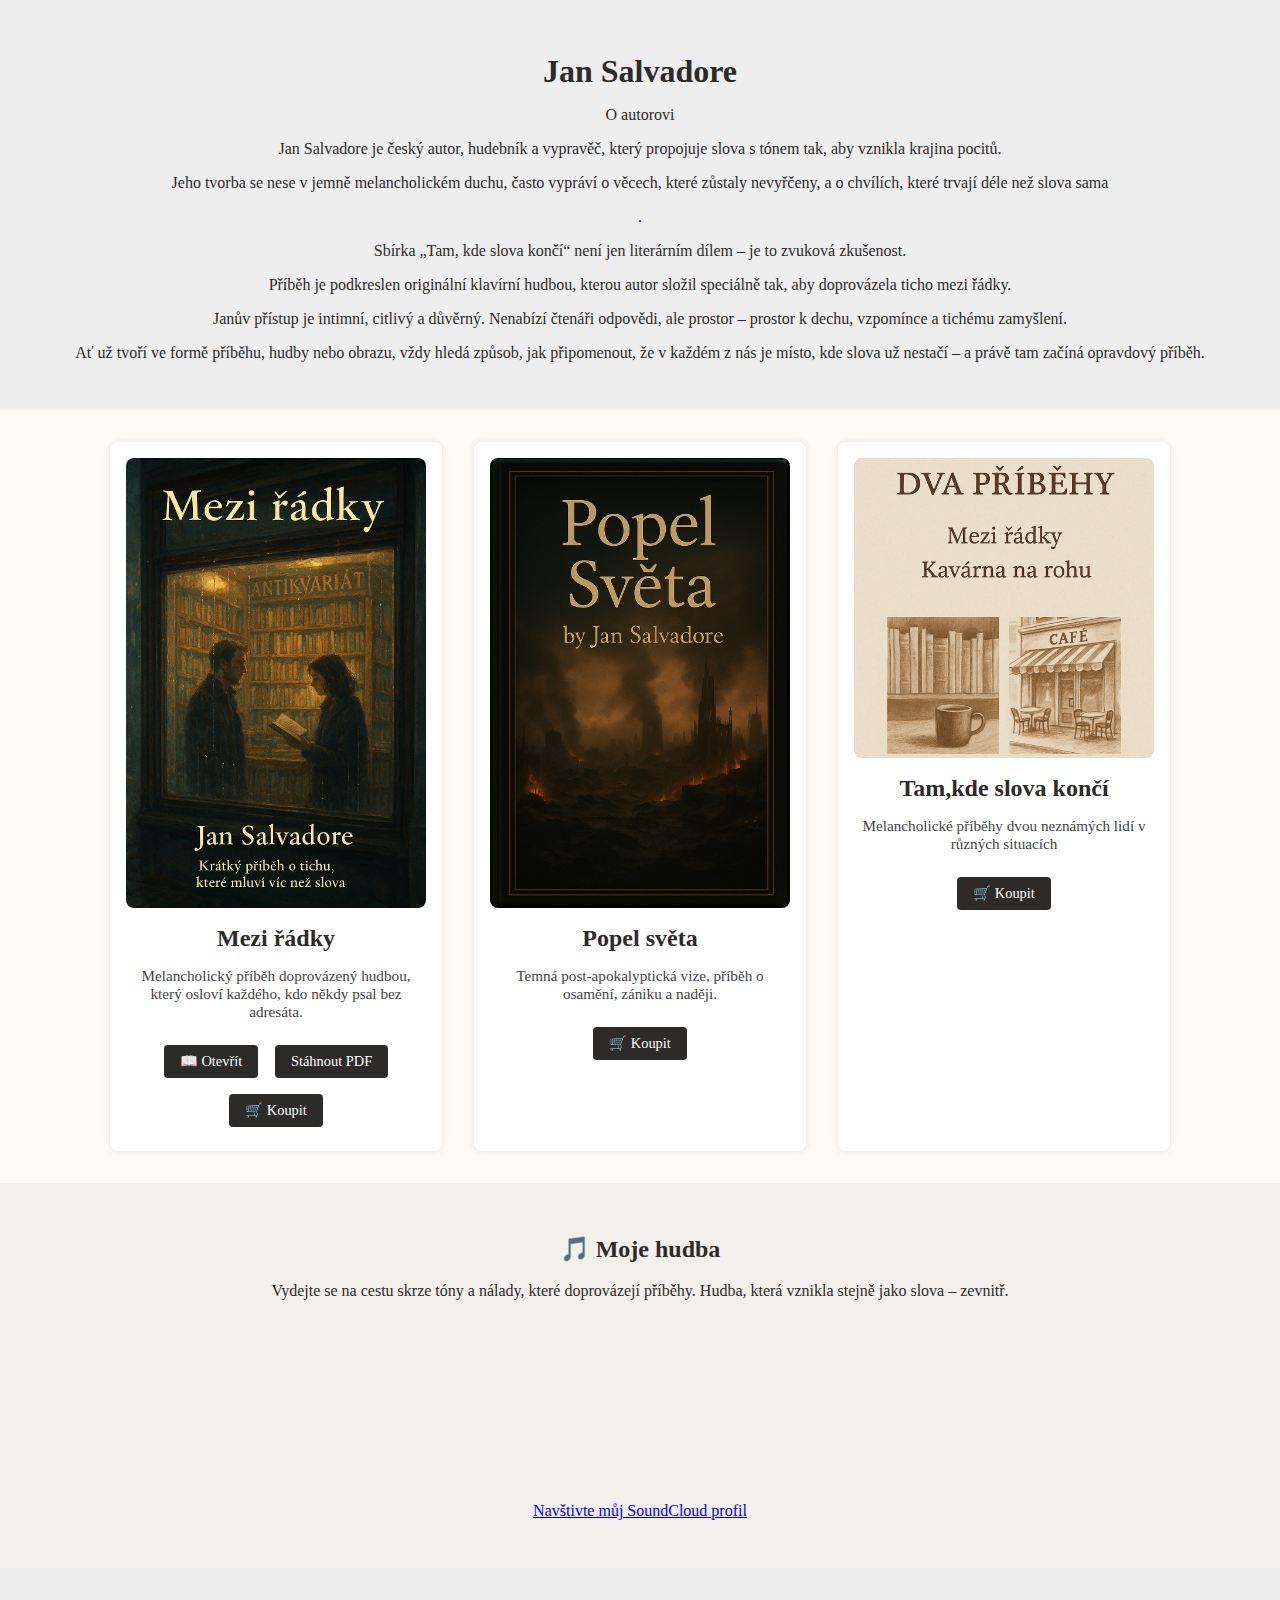
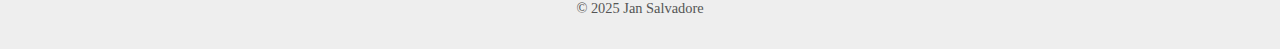
<file: index.html>
<!DOCTYPE html>
<html lang="cs">
<head>
  <meta charset="UTF-8">
  <title>Jan Salvadore – Autor hudby a příběhů</title>
  <meta name="viewport" content="width=device-width, initial-scale=1.0">
  <style>
    body {
      font-family: Georgia, serif;
      background: #fdfaf8;
      color: #2c2b2a;
      margin: 0;
      padding: 0;
    }
    header {
      text-align: center;
      padding: 2rem;
      background: #eee;
    }
    header h1 {
      margin-bottom: 0.5rem;
    }
    .book-list {
      display: flex;
      flex-wrap: wrap;
      justify-content: center;
      gap: 2rem;
      padding: 2rem;
    }
    .book-list div {
      max-width: 300px;
      text-align: center;
      background: #fff;
      padding: 1rem;
      border-radius: 8px;
      box-shadow: 0 0 8px rgba(0,0,0,0.1);
    }
    .book-list img {
      width: 100%;
      border-radius: 8px;
    }
    .book-list h2 {
      margin: 0.8rem 0 0.4rem;
    }
    .book-list p {
      font-size: 0.95rem;
      color: #444;
    }
    .book-list a {
      display: inline-block;
      margin: 0.5rem 0.4rem;
      padding: 0.5rem 1rem;
      text-decoration: none;
      background: #2c2b2a;
      color: #fff;
      border-radius: 4px;
      font-size: 0.9rem;
    }
    footer {
      text-align: center;
      padding: 2rem;
      font-size: 0.9rem;
      color: #555;
      background: #eee;
    }
  </style>
</head>
<body>
  <header>
    <h1>Jan Salvadore</h1>
    <p>O autorovi</p>

    <p>Jan Salvadore je český autor, hudebník a vypravěč, který propojuje slova s tónem tak, aby vznikla krajina pocitů.<p/>
    <p>Jeho tvorba se nese v jemně melancholickém duchu, často vypráví o věcech, které zůstaly nevyřčeny, a o chvílích, které trvají déle než slova sama <p/>.
    <p>Sbírka „Tam, kde slova končí“ není jen literárním dílem – je to zvuková zkušenost.<p/>
    <p>Příběh je podkreslen originální klavírní hudbou, kterou autor složil speciálně tak, aby doprovázela ticho mezi řádky.<p/>
    <p>Janův přístup je intimní, citlivý a důvěrný. Nenabízí čtenáři odpovědi, ale prostor – prostor k dechu, vzpomínce a tichému zamyšlení.<p/>
    <p>Ať už tvoří ve formě příběhu, hudby nebo obrazu, vždy hledá způsob, jak připomenout, že v každém z nás je místo, kde slova už nestačí – a právě tam začíná opravdový příběh.</p>
  </header>

  <section class="book-list">
    <div>
      <img src="Mezi_radky.png" alt="Mezi řádky">
      <h2>Mezi řádky</h2>
      <p>Melancholický příběh doprovázený hudbou, který osloví každého, kdo někdy psal bez adresáta.</p>
      <a href="index_mezi_radky.html">📖 Otevřít</a>
      <a href="pdf/Mezi_radky.pdf">    Stáhnout PDF </a>
      <a href="https://gumroad.com/products/wwlsek" target="_blank">🛒 Koupit</a>
    </div>

    <div>
      <img src="Popel_sveta.png" alt="Popel světa">
      <h2>Popel světa</h2>
      <p>Temná post-apokalyptická vize, příběh o osamění, zániku a naději.</p>
      <a href="https://gumroad.com/products/yxjyua">🛒 Koupit</a>
    </div>

    <div>
      <img src="Dva_pribehy.png" alt="Tam,kde končí slova">
      <h2>Tam,kde slova končí</h2>
      <p>Melancholické příběhy dvou neznámých lidí v různých situacích</p>
      <a href="https://gumroad.com/products/fqwbmt">🛒 Koupit</a>
    </div>
  </section>

  <section style="padding: 2rem; background: #f3efec; text-align: center;">
  <h2>🎵 Moje hudba</h2>
  <p>Vydejte se na cestu skrze tóny a nálady, které doprovázejí příběhy. Hudba, která vznikla stejně jako slova – zevnitř.</p>
  <iframe width="100%" height="166" scrolling="no" frameborder="no"
    allow="autoplay"
    src="https://w.soundcloud.com/player/?url=https%3A//soundcloud.com/jan-plech&color=%23333333&auto_play=false&hide_related=false&show_comments=true&show_user=true&show_reposts=false&show_teaser=true">
  </iframe>
  <p><a href="https://soundcloud.com/jan-plech" target="_blank">Navštivte můj SoundCloud profil</a></p>
</section>

  <footer>
    © 2025 Jan Salvadore
  </footer>
</body>
</html>
</file>
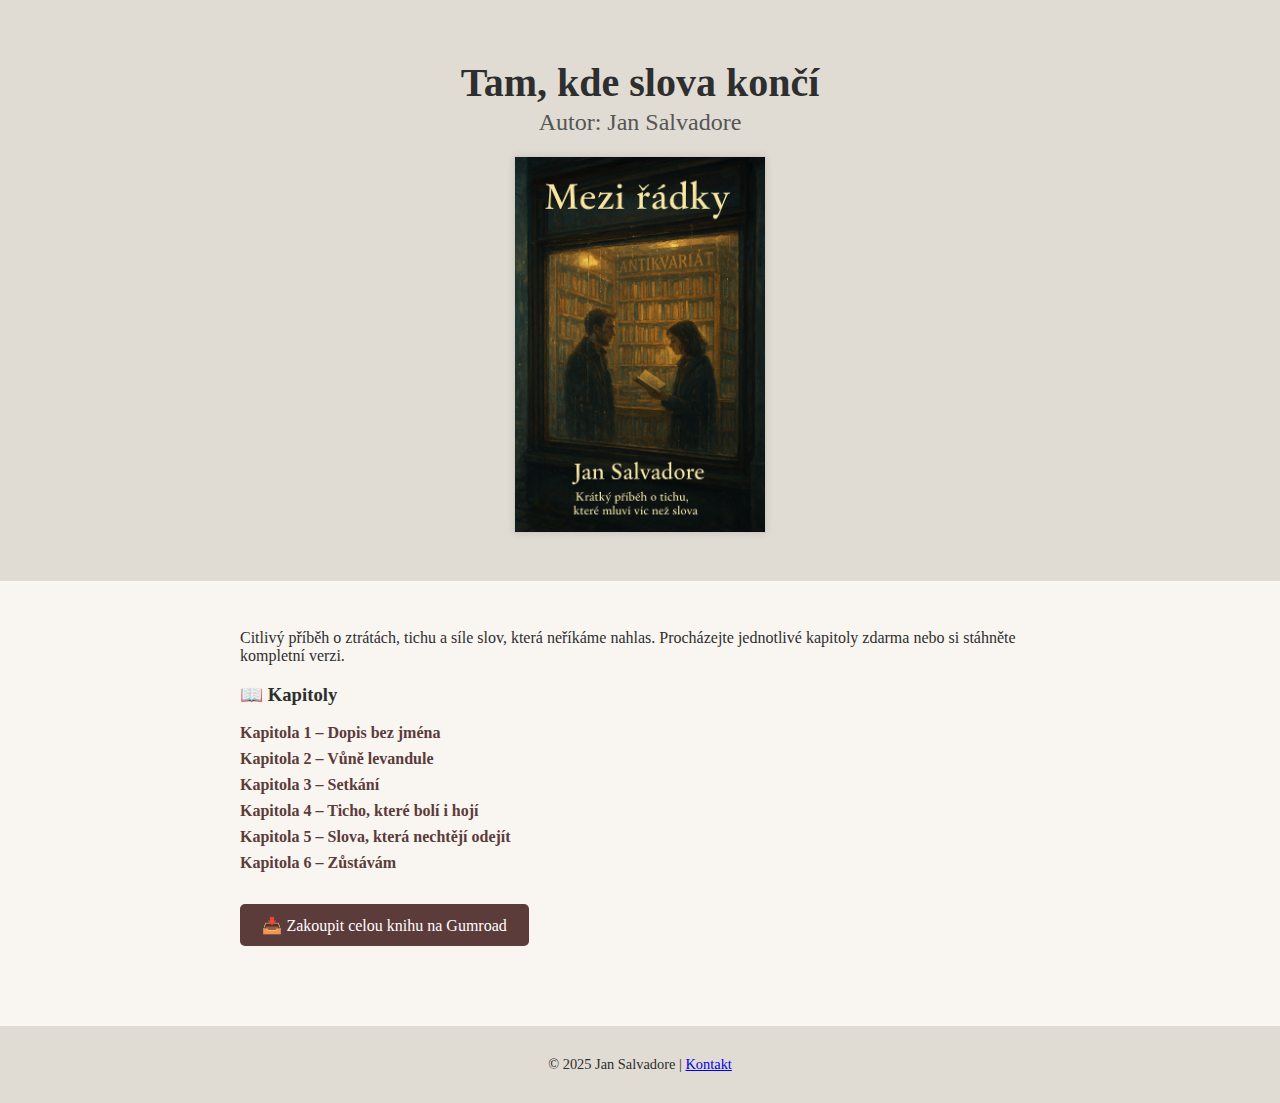
<file: index_mezi_radky.html>
<!DOCTYPE html>
<html lang="cs">
<head>
  <meta charset="UTF-8">
  <title>Tam, kde slova končí – Jan Salvadore</title>
  <link rel="stylesheet" href="style.css">
</head>
<body>
  <header>
    <h1>Tam, kde slova končí</h1>
    <h2>Autor: Jan Salvadore</h2>
    <img src="Mezi_radky.png" alt="Obálka knihy" class="cover">
  </header>
  <main>
    <section class="intro">
      <p>Citlivý příběh o ztrátách, tichu a síle slov, která neříkáme nahlas. Procházejte jednotlivé kapitoly zdarma nebo si stáhněte kompletní verzi.</p>
    </section>
    <section class="kapitoly">
      <h3>📖 Kapitoly</h3>
      <ul>
        <li><a href="kapitola1.html">Kapitola 1 – Dopis bez jména</a></li>
        <li><a href="kapitola2.html">Kapitola 2 – Vůně levandule</a></li>
        <li><a href="kapitola3.html">Kapitola 3 – Setkání</a></li>
        <li><a href="kapitola4.html">Kapitola 4 – Ticho, které bolí i hojí</a></li>
        <li><a href="kapitola5.html">Kapitola 5 – Slova, která nechtějí odejít</a></li>
        <li><a href="kapitola6.html">Kapitola 6 – Zůstávám</a></li>
      </ul>
    </section>
    <section class="cta">
      <a href="https://gumroad.com/products/wwlsek" class="btn">📥 Zakoupit celou knihu na Gumroad</a>
    </section>
  </main>
  <footer>
    <p>&copy; 2025 Jan Salvadore | <a href="mailto:mckane@eznam.cz">Kontakt</a></p>
  </footer>
</body>
</html>
</file>
<file: style.css>
body {
  font-family: 'Georgia', serif;
  background-color: #f9f6f1;
  color: #2e2e2e;
  margin: 0;
  padding: 0;
}

header {
  text-align: center;
  background-color: #e0dcd3;
  padding: 2rem;
}

header h1 {
  margin-bottom: 0.2rem;
  font-size: 2.5rem;
}

header h2 {
  margin-top: 0;
  font-weight: normal;
  color: #555;
}

.cover {
  max-width: 250px;
  margin: 1rem auto;
  display: block;
  border: 1px solid #ccc;
  box-shadow: 0 0 8px rgba(0,0,0,0.1);
}

main {
  max-width: 800px;
  margin: auto;
  padding: 2rem;
}

.kapitoly ul {
  list-style: none;
  padding: 0;
}

.kapitoly li {
  margin: 0.5rem 0;
}

.kapitoly a {
  text-decoration: none;
  color: #5c3b3b;
  font-weight: bold;
}

.kapitoly a:hover {
  text-decoration: underline;
}

.btn {
  display: inline-block;
  background: #5c3b3b;
  color: white;
  padding: 0.7rem 1.4rem;
  text-decoration: none;
  border-radius: 5px;
  margin-top: 1rem;
}

.btn:hover {
  background: #7a5252;
}

footer {
  text-align: center;
  padding: 1rem;
  background-color: #e0dcd3;
  font-size: 0.9rem;
  margin-top: 3rem;
}
</file>
